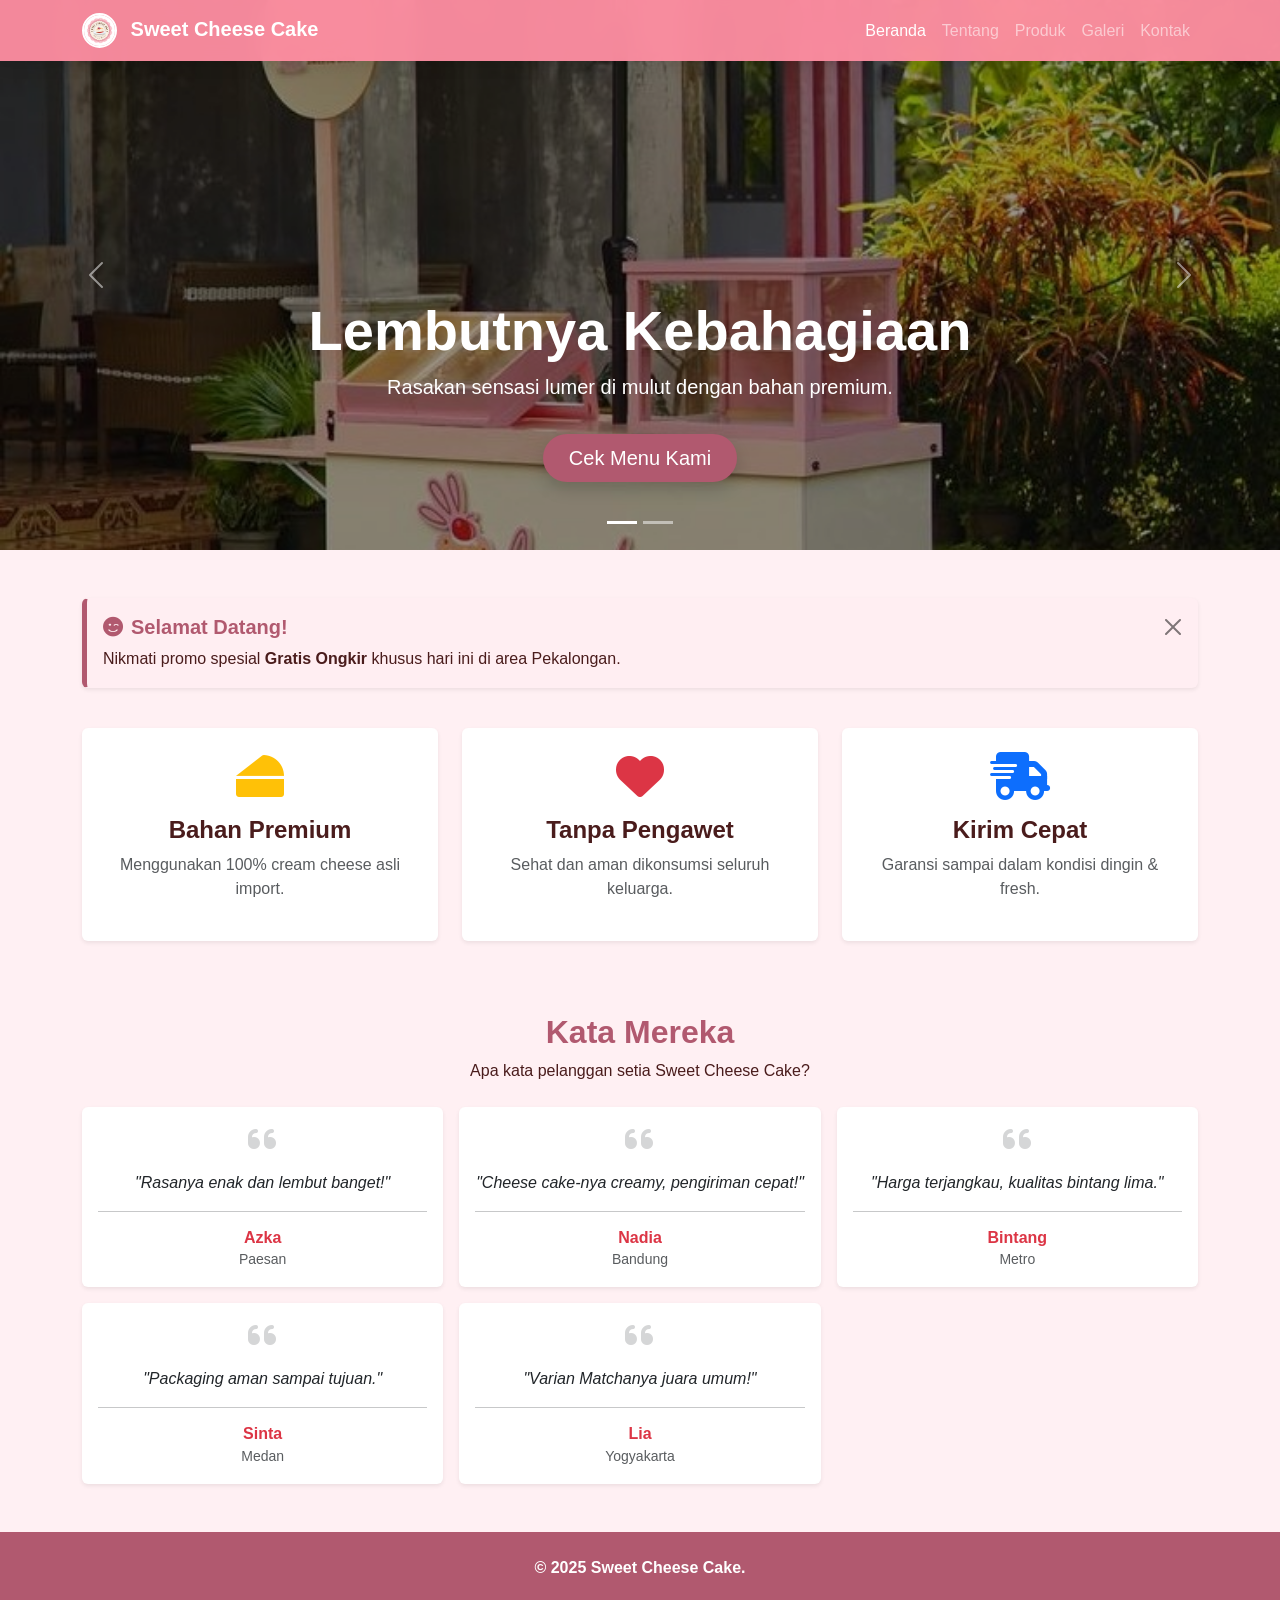
<file: Index.html>
<!DOCTYPE html> 
<html lang="id">
<head>
  <meta charset="UTF-8" />
  <meta name="viewport" content="width=device-width, initial-scale=1.0" />
  <title>Beranda - Sweet Cheese Cake</title>
  <link href="https://cdn.jsdelivr.net/npm/bootstrap@5.3.0/dist/css/bootstrap.min.css" rel="stylesheet">
  <link rel="icon" href="images/icon.png" type="image/png">
  <link rel="stylesheet" href="https://cdnjs.cloudflare.com/ajax/libs/font-awesome/6.0.0/css/all.min.css">
  <link rel="stylesheet" href="style.css" />
</head>

<body>
  <nav class="navbar navbar-expand-lg navbar-dark navbar-custom fixed-top">
    <div class="container">
      <a class="navbar-brand fw-bold" href="#">
        <img src="images/logo_produk.jpg" alt="Logo" width="35" height="35" class="rounded-circle me-2 border border-2 border-white">
        Sweet Cheese Cake
      </a>
      <button class="navbar-toggler" type="button" data-bs-toggle="collapse" data-bs-target="#navbarNav">
        <span class="navbar-toggler-icon"></span>
      </button>
      <div class="collapse navbar-collapse" id="navbarNav">
        <ul class="navbar-nav ms-auto">
          <li class="nav-item"><a class="nav-link active" href="index.html">Beranda</a></li>
          <li class="nav-item"><a class="nav-link" href="tentang.html">Tentang</a></li>
          <li class="nav-item"><a class="nav-link" href="produk.html">Produk</a></li>
          <li class="nav-item"><a class="nav-link" href="galeri.html">Galeri</a></li>
          <li class="nav-item"><a class="nav-link" href="kontak.html">Kontak</a></li>
        </ul>
      </div>
    </div>
  </nav>

  <header id="heroCarousel" class="carousel slide" data-bs-ride="carousel">
    <div class="carousel-indicators">
      <button type="button" data-bs-target="#heroCarousel" data-bs-slide-to="0" class="active"></button>
      <button type="button" data-bs-target="#heroCarousel" data-bs-slide-to="1"></button>
    </div>
    <div class="carousel-inner">
      <div class="carousel-item active">
        <div style="background: rgba(0,0,0,0.4); position: absolute; width: 100%; height: 100%;"></div>
        <img src="images/galeri4.jpg" class="d-block w-100" style="height: 550px; object-fit: cover;" alt="Banner 1">
        <div class="carousel-caption d-none d-md-block pb-5">
          <h1 class="display-4 fw-bold text-shadow">Lembutnya Kebahagiaan</h1>
          <p class="lead">Rasakan sensasi lumer di mulut dengan bahan premium.</p>
          <a href="produk.html" class="btn btn-custom btn-lg mt-3 shadow">Cek Menu Kami</a>
        </div>
      </div>
      <div class="carousel-item">
        <div style="background: rgba(0,0,0,0.4); position: absolute; width: 100%; height: 100%;"></div>
        <img src="images/galeri1.jpg" class="d-block w-100" style="height: 550px; object-fit: cover;" alt="Banner 2">
        <div class="carousel-caption d-none d-md-block pb-5">
          <h1 class="display-4 fw-bold text-shadow">100% Homemade</h1>
          <p class="lead">Dibuat fresh setiap hari dengan penuh cinta.</p>
        </div>
      </div>
    </div>
    <button class="carousel-control-prev" type="button" data-bs-target="#heroCarousel" data-bs-slide="prev">
      <span class="carousel-control-prev-icon"></span>
    </button>
    <button class="carousel-control-next" type="button" data-bs-target="#heroCarousel" data-bs-slide="next">
      <span class="carousel-control-next-icon"></span>
    </button>
  </header>

  <main class="container my-5">
    
    <div class="alert alert-dismissible fade show shadow-sm" role="alert" style="background-color: #ffeef2; border-left: 5px solid #b1596f;">
        <h5 class="alert-heading fw-bold" style="color: #b1596f;"><i class="fas fa-smile-wink me-2"></i>Selamat Datang!</h5>
        <p class="mb-0">Nikmati promo spesial <strong>Gratis Ongkir</strong> khusus hari ini di area Pekalongan.</p>
        <button type="button" class="btn-close" data-bs-dismiss="alert" aria-label="Close"></button>
    </div>

    <section class="keunggulan py-4 text-center">
      <div class="row g-4">
        <div class="col-md-4">
          <div class="p-4 bg-white rounded shadow-sm h-100 feature-box">
            <i class="fas fa-cheese fa-3x mb-3 text-warning"></i>
            <h4 class="fw-bold">Bahan Premium</h4>
            <p class="text-muted">Menggunakan 100% cream cheese asli import.</p>
          </div>
        </div>
        <div class="col-md-4">
          <div class="p-4 bg-white rounded shadow-sm h-100 feature-box">
            <i class="fas fa-heart fa-3x mb-3 text-danger"></i>
            <h4 class="fw-bold">Tanpa Pengawet</h4>
            <p class="text-muted">Sehat dan aman dikonsumsi seluruh keluarga.</p>
          </div>
        </div>
        <div class="col-md-4">
          <div class="p-4 bg-white rounded shadow-sm h-100 feature-box">
            <i class="fas fa-shipping-fast fa-3x mb-3 text-primary"></i>
            <h4 class="fw-bold">Kirim Cepat</h4>
            <p class="text-muted">Garansi sampai dalam kondisi dingin & fresh.</p>
          </div>
        </div>
      </div>
    </section>

    <section class="testimoni mt-5">
      <div class="text-center mb-4">
        <h2 class="fw-bold" style="color: #b1596f;">Kata Mereka</h2>
        <p>Apa kata pelanggan setia Sweet Cheese Cake?</p>
      </div>
      
      <div id="daftar-testimoni" class="row g-3">
          </div>
    </section>
  </main>

  <footer class="bg-pink text-white text-center py-4 mt-5" style="background-color: #b1596f;">
    <div class="container">
      <p class="mb-0 fw-bold">&copy; 2025 Sweet Cheese Cake.</p>
    </div>
  </footer>

  <script src="https://code.jquery.com/jquery-3.6.0.min.js"></script>
  <script src="https://cdn.jsdelivr.net/npm/bootstrap@5.3.0/dist/js/bootstrap.bundle.min.js"></script>

  <script>

    let testimoni = [
      { nama: "Azka", asal: "Paesan", isi: "Rasanya enak dan lembut banget!" },
      { nama: "Nadia", asal: "Bandung", isi: "Cheese cake-nya creamy, pengiriman cepat!" },
      { nama: "Bintang", asal: "Metro", isi: "Harga terjangkau, kualitas bintang lima." },
      { nama: "Sinta", asal: "Medan", isi: "Packaging aman sampai tujuan." },
      { nama: "Lia", asal: "Yogyakarta", isi: "Varian Matchanya juara umum!" }
    ];

    $(document).ready(function(){
        
        let container = $("#daftar-testimoni");
        
        testimoni.forEach(function(item) {
            let cardHtml = `
              <div class="col-md-4 col-sm-6">
                <div class="card h-100 card-testimoni border-0 shadow-sm">
                  <div class="card-body text-center">
                    <i class="fas fa-quote-left fa-2x text-muted mb-3 opacity-25"></i>
                    <p class="card-text fst-italic">"${item.isi}"</p>
                    <hr>
                    <h6 class="fw-bold mb-0 text-danger">${item.nama}</h6>
                    <small class="text-muted">${item.asal}</small>
                  </div>
                </div>
              </div>
            `;
            container.append(cardHtml);
        });

        // JQUERY EVENT 2: Navbar Change on Scroll
        $(window).scroll(function(){
            if ($(this).scrollTop() > 50) {
                $('.navbar-custom').addClass('shadow');
            } else {
                $('.navbar-custom').removeClass('shadow');
            }
        });

        // JQUERY EVENT 3: Hover Effect pada Feature Box
        $('.feature-box').hover(
            function() { $(this).addClass('bg-light border border-danger'); }, 
            function() { $(this).removeClass('bg-light border border-danger'); } 
        );

    });
  </script>
</body>
</html>
</file>
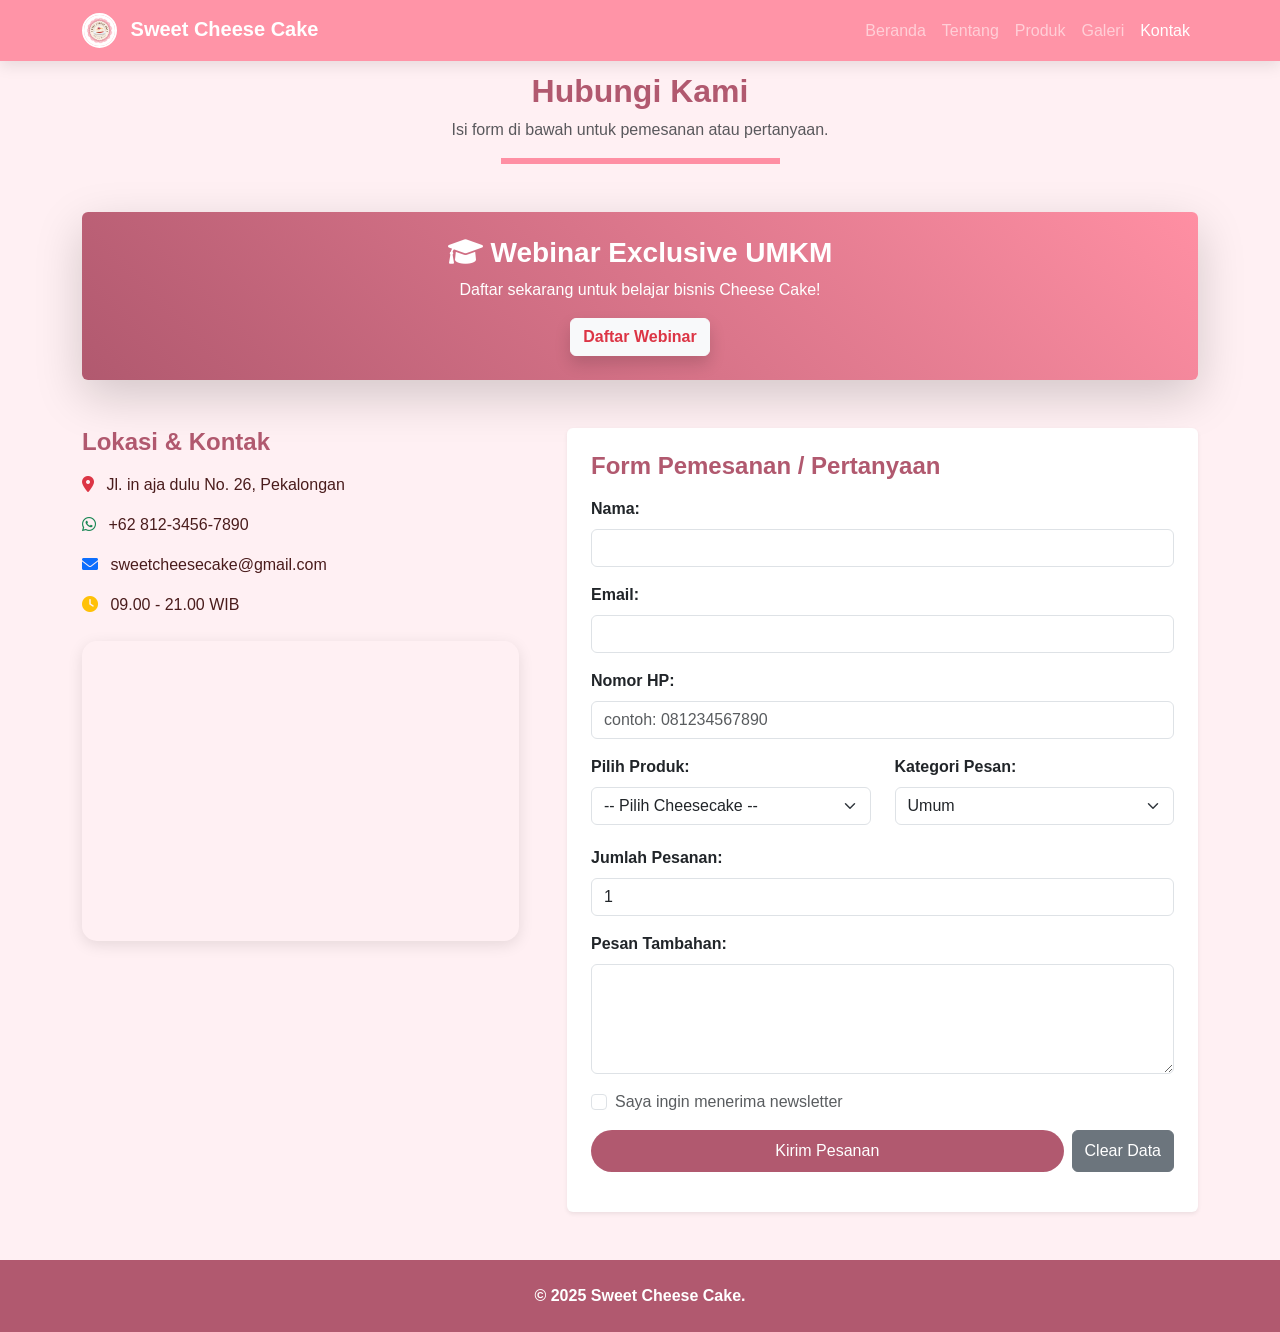
<file: kontak.html>
<!DOCTYPE html>
<html lang="id">
<head>
  <meta charset="UTF-8" />
  <meta name="viewport" content="width=device-width, initial-scale=1.0" />
  <title>Kontak - Sweet Cheese Cake</title>
  <link href="https://cdn.jsdelivr.net/npm/bootstrap@5.3.0/dist/css/bootstrap.min.css" rel="stylesheet">
  <link rel="icon" href="images/icon.png" type="image/png">
  <link rel="stylesheet" href="https://cdnjs.cloudflare.com/ajax/libs/font-awesome/6.0.0/css/all.min.css">
  <link rel="stylesheet" href="style.css" />
  
  <style>
    .error-text {
        color: #dc3545;
        font-size: 0.85em;
        margin-top: 5px;
        display: block; 
    }
    
    .map-container iframe {
        border-radius: 15px;
        box-shadow: 0 4px 15px rgba(0,0,0,0.1);
    }
  </style>
</head>

<body>
  <nav class="navbar navbar-expand-lg navbar-dark navbar-custom fixed-top">
    <div class="container">
      <a class="navbar-brand fw-bold" href="#">
        <img src="images/logo_produk.jpg" alt="Logo" width="35" height="35" class="rounded-circle me-2 border border-2 border-white">
        Sweet Cheese Cake
      </a>
      <button class="navbar-toggler" type="button" data-bs-toggle="collapse" data-bs-target="#navbarNav">
        <span class="navbar-toggler-icon"></span>
      </button>
      <div class="collapse navbar-collapse" id="navbarNav">
        <ul class="navbar-nav ms-auto">
          <li class="nav-item"><a class="nav-link" href="index.html">Beranda</a></li>
          <li class="nav-item"><a class="nav-link" href="tentang.html">Tentang</a></li>
          <li class="nav-item"><a class="nav-link" href="produk.html">Produk</a></li>
          <li class="nav-item"><a class="nav-link" href="galeri.html">Galeri</a></li>
          <li class="nav-item"><a class="nav-link active" href="kontak.html">Kontak</a></li>
        </ul>
      </div>
    </div>
  </nav>

  <main class="container my-5 pt-4">
    <div class="text-center mb-5">
      <h2 class="fw-bold" style="color: #b1596f;">Hubungi Kami</h2>
      <p class="text-muted">Isi form di bawah untuk pemesanan atau pertanyaan.</p>
      <hr class="w-25 mx-auto" style="border: 3px solid #ff8fa3; opacity: 1;">
    </div>

    <div class="card bg-pink text-white border-0 shadow-lg mb-5 overflow-hidden" style="background: linear-gradient(45deg, #b1596f, #ff8fa3);">
        <div class="card-body p-4 text-center position-relative">
            <h3 class="fw-bold"><i class="fas fa-graduation-cap me-2"></i>Webinar Exclusive UMKM</h3>
            <p class="mb-3">Daftar sekarang untuk belajar bisnis Cheese Cake!</p>
            <button id="openWebinarBtn" class="btn btn-light text-danger fw-bold shadow" data-bs-toggle="modal" data-bs-target="#webinarModal">
                Daftar Webinar
            </button>
        </div>
    </div>

    <div class="row g-5">
        <div class="col-md-5">
            <h4 class="fw-bold mb-3" style="color: #b1596f;">Lokasi & Kontak</h4>
            <ul class="list-unstyled mb-4">
                <li class="mb-3"><i class="fas fa-map-marker-alt me-2 text-danger"></i> Jl. in aja dulu No. 26, Pekalongan</li>
                <li class="mb-3"><i class="fab fa-whatsapp me-2 text-success"></i> +62 812-3456-7890</li>
                <li class="mb-3"><i class="fas fa-envelope me-2 text-primary"></i> sweetcheesecake@gmail.com</li>
                <li class="mb-3"><i class="fas fa-clock me-2 text-warning"></i> 09.00 - 21.00 WIB</li>
            </ul>

            <div class="map-container">
                <iframe 
                    src="https://www.google.com/maps/embed?pb=137blablablabla.225...etc" 
                    width="100%" height="300" style="border:0;" 
                    allowfullscreen="" loading="lazy">
                </iframe>
            </div>
        </div>

        <div class="col-md-7">
            <div class="card border-0 shadow-sm h-100">
                <div class="card-body p-4">
                    <h4 class="fw-bold mb-3" style="color: #b1596f;">Form Pemesanan / Pertanyaan</h4>
                    
                    <form id="formKontak" action="#" method="post">
                        
                        <div class="mb-3">
                            <label for="nama" class="form-label fw-bold">Nama:</label>
                            <input type="text" id="nama" name="nama" class="form-control" required />
                            <span class="error-text" id="errorNama"></span>
                        </div>

                        <div class="mb-3">
                            <label for="email" class="form-label fw-bold">Email:</label>
                            <input type="email" id="email" name="email" class="form-control" required />
                            <span class="error-text" id="errorEmail"></span>
                        </div>

                        <div class="mb-3">
                            <label for="hp" class="form-label fw-bold">Nomor HP:</label>
                            <input type="text" id="hp" name="hp" class="form-control" placeholder="contoh: 081234567890" required />
                            <span class="error-text" id="errorNomor"></span>
                        </div>

                        <div class="row">
                            <div class="col-md-6 mb-3">
                                <label for="produk" class="form-label fw-bold">Pilih Produk:</label>
                                <select id="produk" name="produk" class="form-select" required>
                                  <option value="">-- Pilih Cheesecake --</option>
                                  <option value="Chocolate Cheesecake">Chocolate Cheesecake</option>
                                  <option value="Strawberry Cheesecake">Strawberry Cheesecake</option>
                                  <option value="Matcha Cheesecake">Matcha Cheesecake</option>
                                  <option value="Lotus Cheesecake">Lotus Cheesecake</option>
                                  <option value="Original Cheesecake">Original Cheesecake</option>
                                </select>
                                <span class="error-text" id="errorProduk"></span>
                            </div>

                            <div class="col-md-6 mb-3">
                                <label for="kategori" class="form-label fw-bold">Kategori Pesan:</label>
                                <select id="kategori" name="kategori" class="form-select">
                                  <option value="Umum">Umum</option>
                                  <option value="Produk">Produk</option>
                                  <option value="Kerja Sama">Kerja Sama</option>
                                </select>
                                <span class="error-text" id="errorKategori"></span>
                            </div>
                        </div>

                        <div class="mb-3">
                            <label for="jumlah" class="form-label fw-bold">Jumlah Pesanan:</label>
                            <input type="number" id="jumlah" name="jumlah" class="form-control" min="1" value="1" required />
                            <span class="error-text" id="errorJumlah"></span>
                        </div>

                        <div class="mb-3">
                            <label for="pesan" class="form-label fw-bold">Pesan Tambahan:</label>
                            <textarea id="pesan" name="pesan" rows="4" class="form-control"></textarea>
                            <span class="error-text" id="errorPesan"></span>
                        </div>

                        <div class="mb-3 form-check">
                          <input type="checkbox" id="langganan" name="langganan" value="ya" class="form-check-input">
                          <label for="langganan" class="form-check-label text-muted">Saya ingin menerima newsletter</label>
                        </div>

                        <div class="d-flex gap-2">
                            <button type="submit" class="btn btn-custom flex-grow-1">Kirim Pesanan</button>
                            <button type="reset" class="btn btn-secondary">Clear Data</button>
                        </div>

                        <p id="errorMsg" class="mt-3 text-center fw-bold text-danger"></p>
                        <p id="successMsg" class="mt-3 text-center fw-bold text-success"></p>

                    </form>
                </div>
            </div>
        </div>
    </div>
  </main>

  <div class="modal fade" id="webinarModal" tabindex="-1">
    <div class="modal-dialog modal-dialog-centered">
      <div class="modal-content">
        <div class="modal-header bg-pink text-white" style="background: #b1596f;">
          <h5 class="modal-title">Form Pendaftaran Webinar</h5>
          <button type="button" class="btn-close btn-close-white" data-bs-dismiss="modal"></button>
        </div>
        <div class="modal-body">
          <form id="formWebinar" novalidate>
            <div class="mb-3">
              <label for="wNama" class="form-label">Nama Lengkap:</label>
              <input type="text" id="wNama" class="form-control" required />
              <div id="errorWNama" class="error-text"></div>
            </div>
            <div class="mb-3">
              <label for="wEmail" class="form-label">Email:</label>
              <input type="email" id="wEmail" class="form-control" required />
              <div id="errorWEmail" class="error-text"></div>
            </div>
            <div class="mb-3">
              <label for="wHp" class="form-label">No HP:</label>
              <input type="text" id="wHp" class="form-control" required />
              <div id="errorWHp" class="error-text"></div>
            </div>
            <div class="mb-3">
              <label for="wTopik" class="form-label">Pilihan Topik:</label>
              <select id="wTopik" class="form-select" required>
                <option value="">-- Pilih Topik --</option>
                <option value="cara-pemesanan">Cara Pemesanan & Custom</option>
                <option value="strategi-promo">Strategi Promosi Produk</option>
                <option value="resep-keamanan">Resep & Keamanan Makanan</option>
                <option value="kemitraan">Peluang Kemitraan</option>
              </select>
              <div id="errorWTopik" class="error-text"></div>
            </div>
            <div class="mb-3 form-check">
              <input type="checkbox" id="wAgree" class="form-check-input" />
              <label for="wAgree" class="form-check-label">Saya menyetujui syarat & ketentuan</label>
              <div id="errorWAgree" class="error-text"></div>
            </div>
            <button type="submit" class="btn btn-custom w-100">Daftar</button>
            <div id="wFormGlobal" class="text-center mt-2 fw-bold"></div>
          </form>
        </div>
      </div>
    </div>
  </div>

  <footer class="bg-pink text-white text-center py-4 mt-5" style="background-color: #b1596f;">
    <p class="mb-0 fw-bold">&copy; 2025 Sweet Cheese Cake.</p>
  </footer>

  <script src="https://code.jquery.com/jquery-3.6.0.min.js"></script>
  <script src="https://cdn.jsdelivr.net/npm/bootstrap@5.3.0/dist/js/bootstrap.bundle.min.js"></script>

  <script>
    document.addEventListener("DOMContentLoaded", function () {
        
        // === 1. VALIDASI FORM KONTAK UTAMA (Sesuai File Lama: form.js) ===
        const formKontak = document.getElementById("formKontak");
        
        if (formKontak) {
            
            // Validasi Realtime Nama
            const namaInput = document.getElementById("nama");
            namaInput.addEventListener("blur", function () {
                const errorNama = document.getElementById("errorNama");
                if (this.value.trim() === "") {
                    errorNama.textContent = "Nama wajib diisi.";
                } else {
                    errorNama.textContent = "";
                }
            });

            // Validasi Realtime Pesan (Min 10 Karakter)
            const pesanInput = document.getElementById("pesan");
            pesanInput.addEventListener("input", function () {
                const errorPesan = document.getElementById("errorPesan");
                if (this.value.trim().length < 10) {
                    errorPesan.textContent = "Pesan minimal 10 karakter.";
                } else {
                    errorPesan.textContent = "";
                }
            });

            // Validasi Saat Submit
            formKontak.addEventListener("submit", function (event) {
                event.preventDefault();
                let valid = true;

                // Cek Nama
                const nama = document.getElementById("nama");
                if (nama.value.trim() === "") {
                    document.getElementById("errorNama").textContent = "Nama wajib diisi.";
                    valid = false;
                }

                // Cek Email (Harus @gmail.com)
                const email = document.getElementById("email");
                const emailPattern = /^[^ ]+@gmail\.com$/i;
                if (!emailPattern.test(email.value)) {
                    document.getElementById("errorEmail").textContent = "Email harus @gmail.com";
                    valid = false;
                } else {
                    document.getElementById("errorEmail").textContent = "";
                }

                // Cek Pesan
                const pesan = document.getElementById("pesan");
                if (pesan.value.trim().length < 10) {
                    document.getElementById("errorPesan").textContent = "Pesan terlalu pendek.";
                    valid = false;
                }

                // Cek Kategori
                const kategori = document.getElementById("kategori");
                if(kategori.value === ""){
                     document.getElementById("errorKategori").textContent = "Pilih kategori dulu.";
                     valid = false;
                }

                // Jika Valid
                if (valid) {
                    const produkDipilih = document.getElementById("produk").value;
                    const msg = `Halo, saya ${nama.value}. Saya ingin memesan ${produkDipilih}. Detail: ${pesan.value}`;
                    
                    document.getElementById("successMsg").textContent = "Data valid! Pesanan diproses.";
                    alert(msg);
                    formKontak.reset();
                } else {
                    document.getElementById("successMsg").textContent = "";
                }
            });

            // Cek Checkbox Newsletter
            const langganan = document.getElementById("langganan");
            langganan.addEventListener("change", function(){
                if(this.checked) alert("Terima kasih telah berlangganan newsletter!");
            });
        }


        // === 2. VALIDASI FORM WEBINAR ===
        const formWeb = document.getElementById('formWebinar');
        const wNama = document.getElementById('wNama');
        const wEmail = document.getElementById('wEmail');
        const wHp = document.getElementById('wHp');
        const wTopik = document.getElementById('wTopik');
        const wAgree = document.getElementById('wAgree');
        const globalMsg = document.getElementById('wFormGlobal');

        function showError(id, msg) { document.getElementById(id).textContent = msg; }
        function clearError(id) { document.getElementById(id).textContent = ''; }

        // Validasi Email 
        wEmail.addEventListener('input', function() {
            const val = this.value.trim();
            const domain = val.split('@').pop().toLowerCase();
            if (domain === 'yahoo.com') {
                showError('errorWEmail', 'Mohon gunakan email selain yahoo.com.');
            } else {
                clearError('errorWEmail');
            }
        });

        formWeb.addEventListener('submit', function (e) {
            e.preventDefault();
            let isValid = true;

            if (wNama.value.length < 3) { showError('errorWNama', 'Nama min 3 huruf'); isValid = false; }
            if (!/^[0-9]+$/.test(wHp.value)) { showError('errorWHp', 'HP harus angka'); isValid = false; }
            if (wTopik.value === '') { showError('errorWTopik', 'Pilih topik'); isValid = false; }
            if (!wAgree.checked) { showError('errorWAgree', 'Wajib setuju'); isValid = false; }

            if (isValid) {
                globalMsg.style.color = 'green';
                globalMsg.textContent = '✅ Pendaftaran Berhasil!';
                setTimeout(() => {
                    var modal = bootstrap.Modal.getInstance(document.getElementById('webinarModal'));
                    modal.hide();
                    formWeb.reset();
                    globalMsg.textContent = '';
                }, 1500);
            } else {
                globalMsg.style.color = 'red';
                globalMsg.textContent = '⚠️ Cek kembali data Anda.';
            }
        });

    });
  </script>
</body>
</html>
</file>
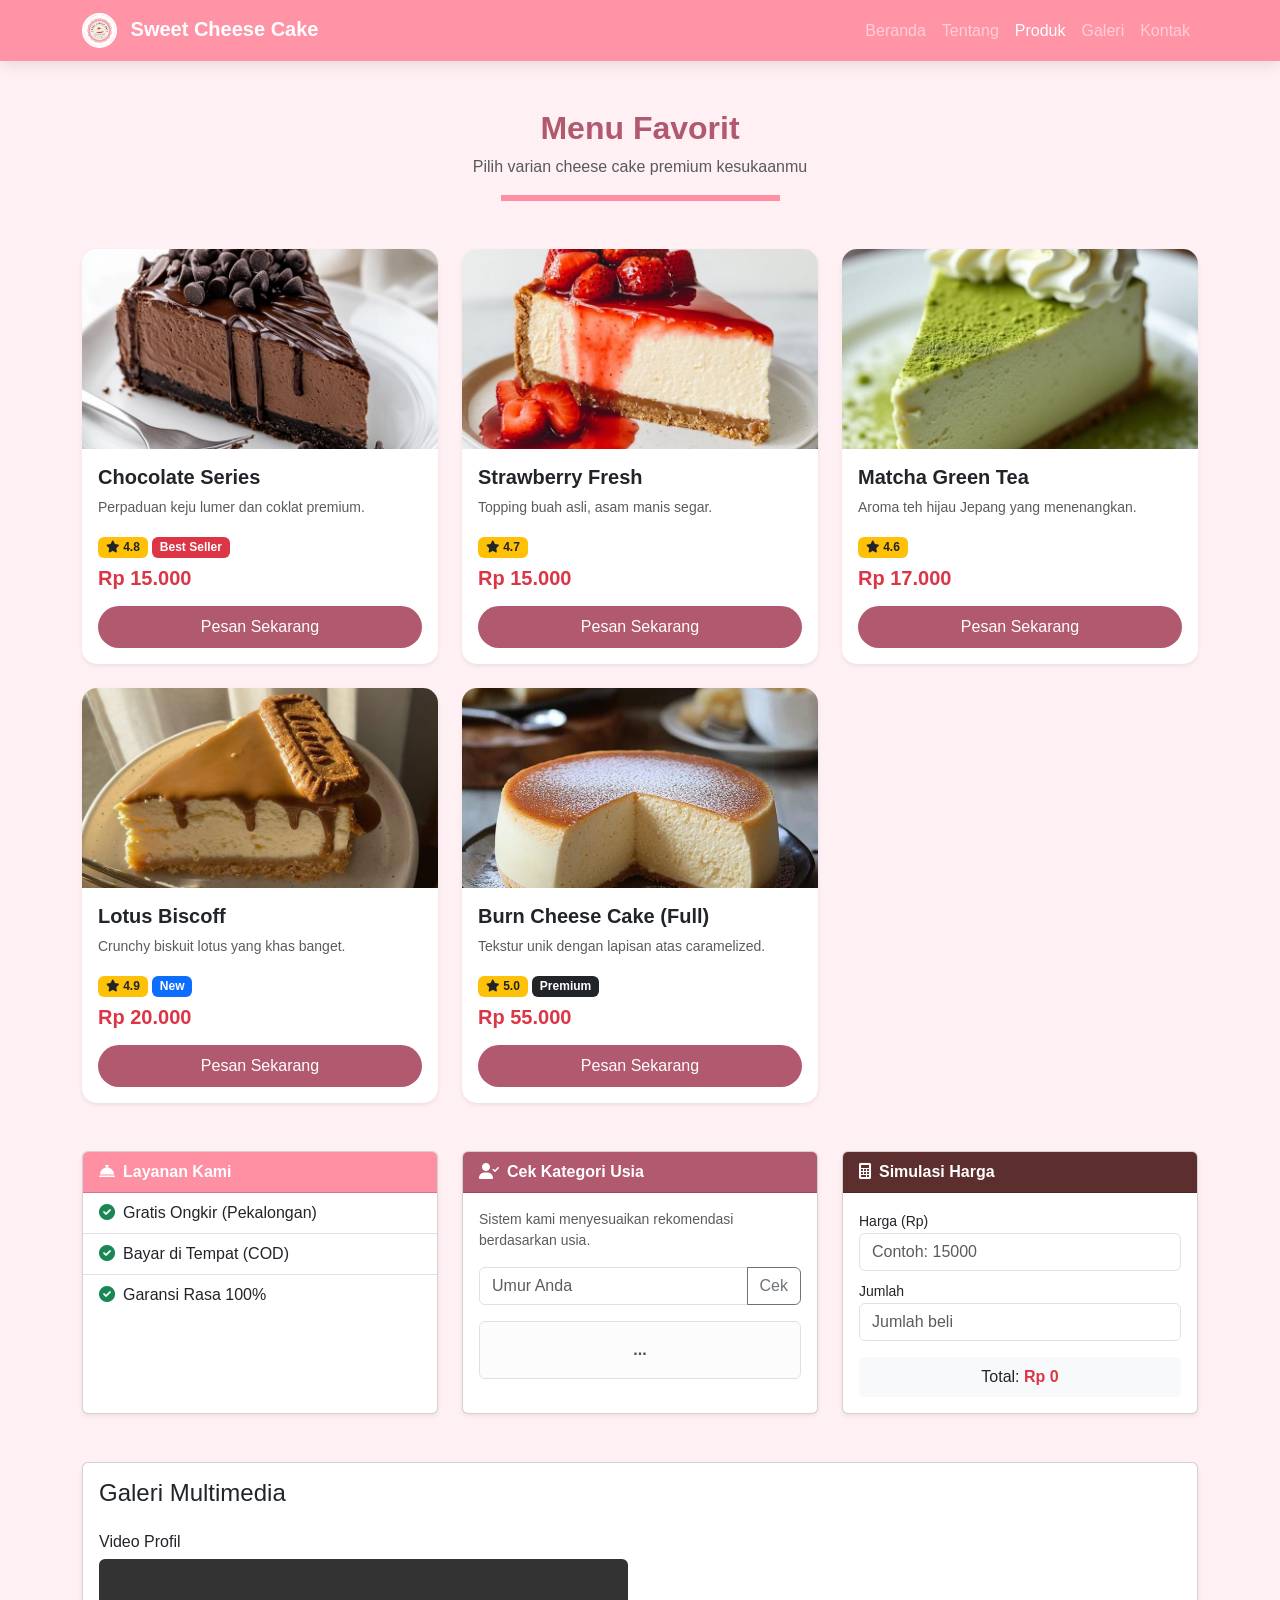
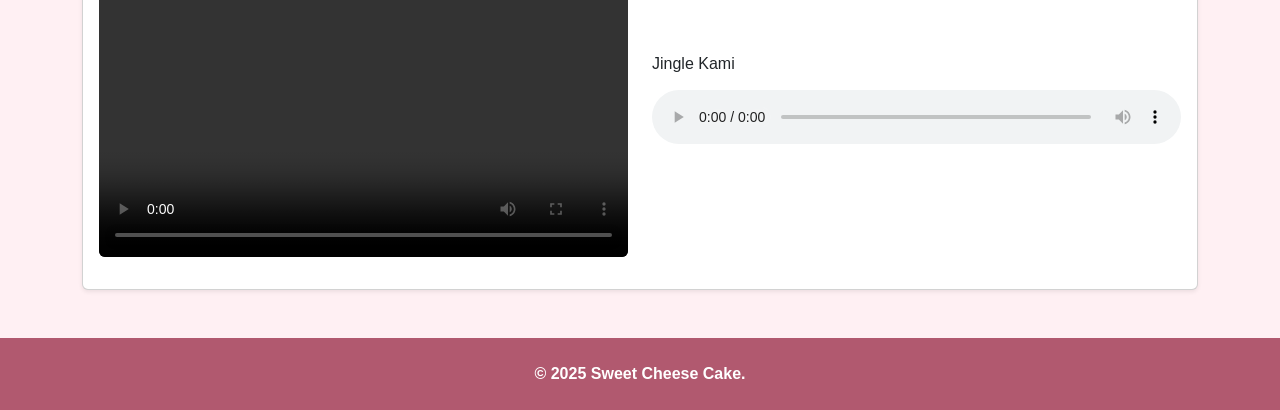
<file: produk.html>
<!DOCTYPE html>
<html lang="id">
<head>
  <meta charset="UTF-8">
  <meta name="viewport" content="width=device-width, initial-scale=1.0">
  <title>Produk - Sweet Cheese Cake</title>
  <link href="https://cdn.jsdelivr.net/npm/bootstrap@5.3.0/dist/css/bootstrap.min.css" rel="stylesheet">
  <link rel="icon" href="images/icon.png" type="image/png">
  <link rel="stylesheet" href="https://cdnjs.cloudflare.com/ajax/libs/font-awesome/6.0.0/css/all.min.css">
  <link rel="stylesheet" href="style.css">
</head>
<body>

  <nav class="navbar navbar-expand-lg navbar-dark navbar-custom sticky-top">
    <div class="container">
      <a class="navbar-brand fw-bold" href="#">
        <img src="images/logo_produk.jpg" alt="Logo" width="35" height="35" class="rounded-circle me-2 border border-2 border-white">
        Sweet Cheese Cake
      </a>
      <button class="navbar-toggler" type="button" data-bs-toggle="collapse" data-bs-target="#navbarNav">
        <span class="navbar-toggler-icon"></span>
      </button>
      <div class="collapse navbar-collapse" id="navbarNav">
        <ul class="navbar-nav ms-auto">
          <li class="nav-item"><a class="nav-link" href="index.html">Beranda</a></li>
          <li class="nav-item"><a class="nav-link" href="tentang.html">Tentang</a></li>
          <li class="nav-item"><a class="nav-link active" href="produk.html">Produk</a></li>
          <li class="nav-item"><a class="nav-link" href="galeri.html">Galeri</a></li>
          <li class="nav-item"><a class="nav-link" href="kontak.html">Kontak</a></li>
        </ul>
      </div>
    </div>
  </nav>

  <main class="container my-5">
    <div class="text-center mb-5">
      <h2 class="fw-bold" style="color: #b1596f;">Menu Favorit</h2>
      <p class="text-muted">Pilih varian cheese cake premium kesukaanmu</p>
      <hr class="w-25 mx-auto" style="border: 3px solid #ff8fa3; opacity: 1;">
    </div>

    <div class="row g-4 mb-5">
      
      <div class="col-md-4 col-sm-6">
        <div class="card card-product h-100 shadow-sm">
          <img src="images/produk-0.jpg" class="card-img-top" alt="Chocolate">
          <div class="card-body d-flex flex-column">
            <h5 class="card-title fw-bold">Chocolate Series</h5>
            <p class="card-text small text-muted">Perpaduan keju lumer dan coklat premium.</p>
            <div class="mb-2">
               <span class="badge bg-warning text-dark"><i class="fas fa-star"></i> 4.8</span>
               <span class="badge bg-danger">Best Seller</span>
            </div>
            <h5 class="text-danger fw-bold mt-auto">Rp 15.000</h5>
            <button class="btn btn-custom w-100 mt-2 btn-beli" data-produk="Chocolate Series">Pesan Sekarang</button>
          </div>
        </div>
      </div>

      <div class="col-md-4 col-sm-6">
        <div class="card card-product h-100 shadow-sm">
          <img src="images/produk-1.jpg" class="card-img-top" alt="Strawberry">
          <div class="card-body d-flex flex-column">
            <h5 class="card-title fw-bold">Strawberry Fresh</h5>
            <p class="card-text small text-muted">Topping buah asli, asam manis segar.</p>
            <div class="mb-2">
               <span class="badge bg-warning text-dark"><i class="fas fa-star"></i> 4.7</span>
            </div>
            <h5 class="text-danger fw-bold mt-auto">Rp 15.000</h5>
            <button class="btn btn-custom w-100 mt-2 btn-beli" data-produk="Strawberry Fresh">Pesan Sekarang</button>
          </div>
        </div>
      </div>

      <div class="col-md-4 col-sm-6">
        <div class="card card-product h-100 shadow-sm">
          <img src="images/produk-2.jpg" class="card-img-top" alt="Matcha">
          <div class="card-body d-flex flex-column">
            <h5 class="card-title fw-bold">Matcha Green Tea</h5>
            <p class="card-text small text-muted">Aroma teh hijau Jepang yang menenangkan.</p>
            <div class="mb-2">
               <span class="badge bg-warning text-dark"><i class="fas fa-star"></i> 4.6</span>
            </div>
            <h5 class="text-danger fw-bold mt-auto">Rp 17.000</h5>
            <button class="btn btn-custom w-100 mt-2 btn-beli" data-produk="Matcha Green Tea">Pesan Sekarang</button>
          </div>
        </div>
      </div>

      <div class="col-md-4 col-sm-6">
        <div class="card card-product h-100 shadow-sm">
          <img src="images/produk-3.jpg" class="card-img-top" alt="Lotus">
          <div class="card-body d-flex flex-column">
            <h5 class="card-title fw-bold">Lotus Biscoff</h5>
            <p class="card-text small text-muted">Crunchy biskuit lotus yang khas banget.</p>
            <div class="mb-2">
               <span class="badge bg-warning text-dark"><i class="fas fa-star"></i> 4.9</span>
               <span class="badge bg-primary">New</span>
            </div>
            <h5 class="text-danger fw-bold mt-auto">Rp 20.000</h5>
            <button class="btn btn-custom w-100 mt-2 btn-beli" data-produk="Lotus Biscoff">Pesan Sekarang</button>
          </div>
        </div>
      </div>

      <div class="col-md-4 col-sm-6">
        <div class="card card-product h-100 shadow-sm border-warning">
          <img src="images/produk-4.jpg" class="card-img-top" alt="Burn Cheese">
          <div class="card-body d-flex flex-column">
            <h5 class="card-title fw-bold">Burn Cheese Cake (Full)</h5>
            <p class="card-text small text-muted">Tekstur unik dengan lapisan atas caramelized.</p>
            <div class="mb-2">
               <span class="badge bg-warning text-dark"><i class="fas fa-star"></i> 5.0</span>
               <span class="badge bg-dark">Premium</span>
            </div>
            <h5 class="text-danger fw-bold mt-auto">Rp 55.000</h5>
            <button class="btn btn-custom w-100 mt-2 btn-beli" data-produk="Burn Cheese Cake Full">Pesan Sekarang</button>
          </div>
        </div>
      </div>

    </div>

    <div class="row g-4">
        
        <div class="col-md-4">
            <div class="card shadow-sm h-100">
                <div class="card-header bg-pink text-white fw-bold" style="background: #ff8fa3;">
                    <i class="fas fa-concierge-bell me-2"></i>Layanan Kami
                </div>
                <ul class="list-group list-group-flush" id="layanan-list">
                    </ul>
            </div>
        </div>

        <div class="col-md-4">
            <div class="card shadow-sm h-100">
                <div class="card-header text-white fw-bold" style="background: #b1596f;">
                    <i class="fas fa-user-check me-2"></i>Cek Kategori Usia
                </div>
                <div class="card-body">
                    <p class="small text-muted">Sistem kami menyesuaikan rekomendasi berdasarkan usia.</p>
                    <div class="input-group mb-3">
                        <input type="number" id="usia" class="form-control" placeholder="Umur Anda">
                        <button class="btn btn-outline-secondary" onclick="cekUsia()">Cek</button>
                    </div>
                    <div id="hasilUsia" class="alert alert-light border text-center fw-bold">...</div>
                </div>
            </div>
        </div>

        <div class="col-md-4">
            <div class="card shadow-sm h-100">
                <div class="card-header text-white fw-bold" style="background: #5d2e2e;">
                    <i class="fas fa-calculator me-2"></i>Simulasi Harga
                </div>
                <div class="card-body">
                    <div class="mb-2">
                        <label class="small">Harga (Rp)</label>
                        <input type="number" id="harga" class="form-control" placeholder="Contoh: 15000">
                    </div>
                    <div class="mb-2">
                        <label class="small">Jumlah</label>
                        <input type="number" id="jumlahBeli" class="form-control" placeholder="Jumlah beli">
                    </div>
                    <div class="mt-3 p-2 bg-light rounded text-center">
                        Total: <span id="hasilTotal" class="fw-bold text-danger">Rp 0</span>
                    </div>
                </div>
            </div>
        </div>
    </div>

    <div class="card mt-5 shadow-sm mb-5">
        <div class="card-body">
            <h4 class="card-title mb-4">Galeri Multimedia</h4>
            <div class="row align-items-center">
                <div class="col-md-6 mb-3">
                    <h6>Video Profil</h6>
                    <div class="ratio ratio-16x9 rounded overflow-hidden">
                        <video controls>
                            <source src="videos/video-umkm.mp4" type="video/mp4">
                            Browser tidak support video.
                        </video>
                    </div>
                </div>
                <div class="col-md-6">
                    <h6>Jingle Kami</h6>
                    <audio controls class="w-100 mt-2">
                        <source src="audio/cerita-umkm.mp3" type="audio/mpeg">
                    </audio>
                </div>
            </div>
        </div>
    </div>

  </main>

  <footer class="bg-pink text-center py-4 text-white" style="background: #b1596f;">
   <p class="mb-0 fw-bold">&copy; 2025 Sweet Cheese Cake.</p>
  </footer>

  <div class="modal fade" id="infoModal" tabindex="-1">
    <div class="modal-dialog modal-dialog-centered">
      <div class="modal-content">
        <div class="modal-header bg-pink text-white" style="background: #b1596f;">
          <h5 class="modal-title">Pesanan Diterima</h5>
          <button type="button" class="btn-close btn-close-white" data-bs-dismiss="modal"></button>
        </div>
        <div class="modal-body text-center">
          <i class="fas fa-check-circle fa-3x text-success mb-3"></i>
          <p>Produk <strong id="modalNamaProduk" class="text-danger"></strong> berhasil ditambahkan ke keranjang!</p>
          <small class="text-muted">Silahkan lanjut ke menu Kontak untuk checkout.</small>
        </div>
        <div class="modal-footer">
          <button type="button" class="btn btn-secondary" data-bs-dismiss="modal">Tutup</button>
          <a href="kontak.html" class="btn btn-custom">Ke Pembayaran</a>
        </div>
      </div>
    </div>
  </div>

  <script src="https://code.jquery.com/jquery-3.6.0.min.js"></script>
  <script src="https://cdn.jsdelivr.net/npm/bootstrap@5.3.0/dist/js/bootstrap.bundle.min.js"></script>

  <script>
    
    // 1. Array & Loop untuk Layanan
    let layanan = ["Gratis Ongkir (Pekalongan)", "Bayar di Tempat (COD)", "Garansi Rasa 100%"];
    layanan.forEach(function(item) {
        let li = `<li class="list-group-item"><i class="fas fa-check-circle text-success me-2"></i>${item}</li>`;
        $('#layanan-list').append(li);
    });

    // 2. Fungsi Cek Usia
    function cekUsia() {
        let usia = document.getElementById("usia").value;
        let hasil = document.getElementById("hasilUsia");
        
        if (usia === "") {
            hasil.textContent = "Isi umur dulu bro!";
            hasil.className = "alert alert-warning border text-center fw-bold";
            return;
        }
        
        let kategori = "";
        if (usia < 13) kategori = "Anak-anak (Cocok varian Coklat)";
        else if (usia <= 17) kategori = "Remaja (Cocok varian Matcha)";
        else if (usia <= 60) kategori = "Dewasa (Cocok varian Original)";
        else kategori = "Lansia (Less Sugar)";

        hasil.textContent = kategori;
        hasil.className = "alert alert-success border text-center fw-bold";
    }

    // 3. jQuery Events & Kalkulator Realtime
    $(document).ready(function(){
        
        // Event 1: Click Button Beli
        $('.btn-beli').click(function(){
            let namaProduk = $(this).data('produk');
            $('#modalNamaProduk').text(namaProduk);
            $('#infoModal').modal('show');
        });

        // Event 2: Hover pada Card
        $('.card-product').hover(
            function() { $(this).addClass('border-primary shadow-lg'); },
            function() { $(this).removeClass('border-primary shadow-lg'); }
        );

        // Event 3: Kalkulator Realtime
        $('#harga, #jumlahBeli').on('input', function(){
            let harga = parseInt($('#harga').val()) || 0;
            let jumlah = parseInt($('#jumlahBeli').val()) || 0;
            let total = harga * jumlah;
            $('#hasilTotal').text('Rp ' + total.toLocaleString('id-ID'));
        });
    });
  </script>
</body>
</html>
</file>
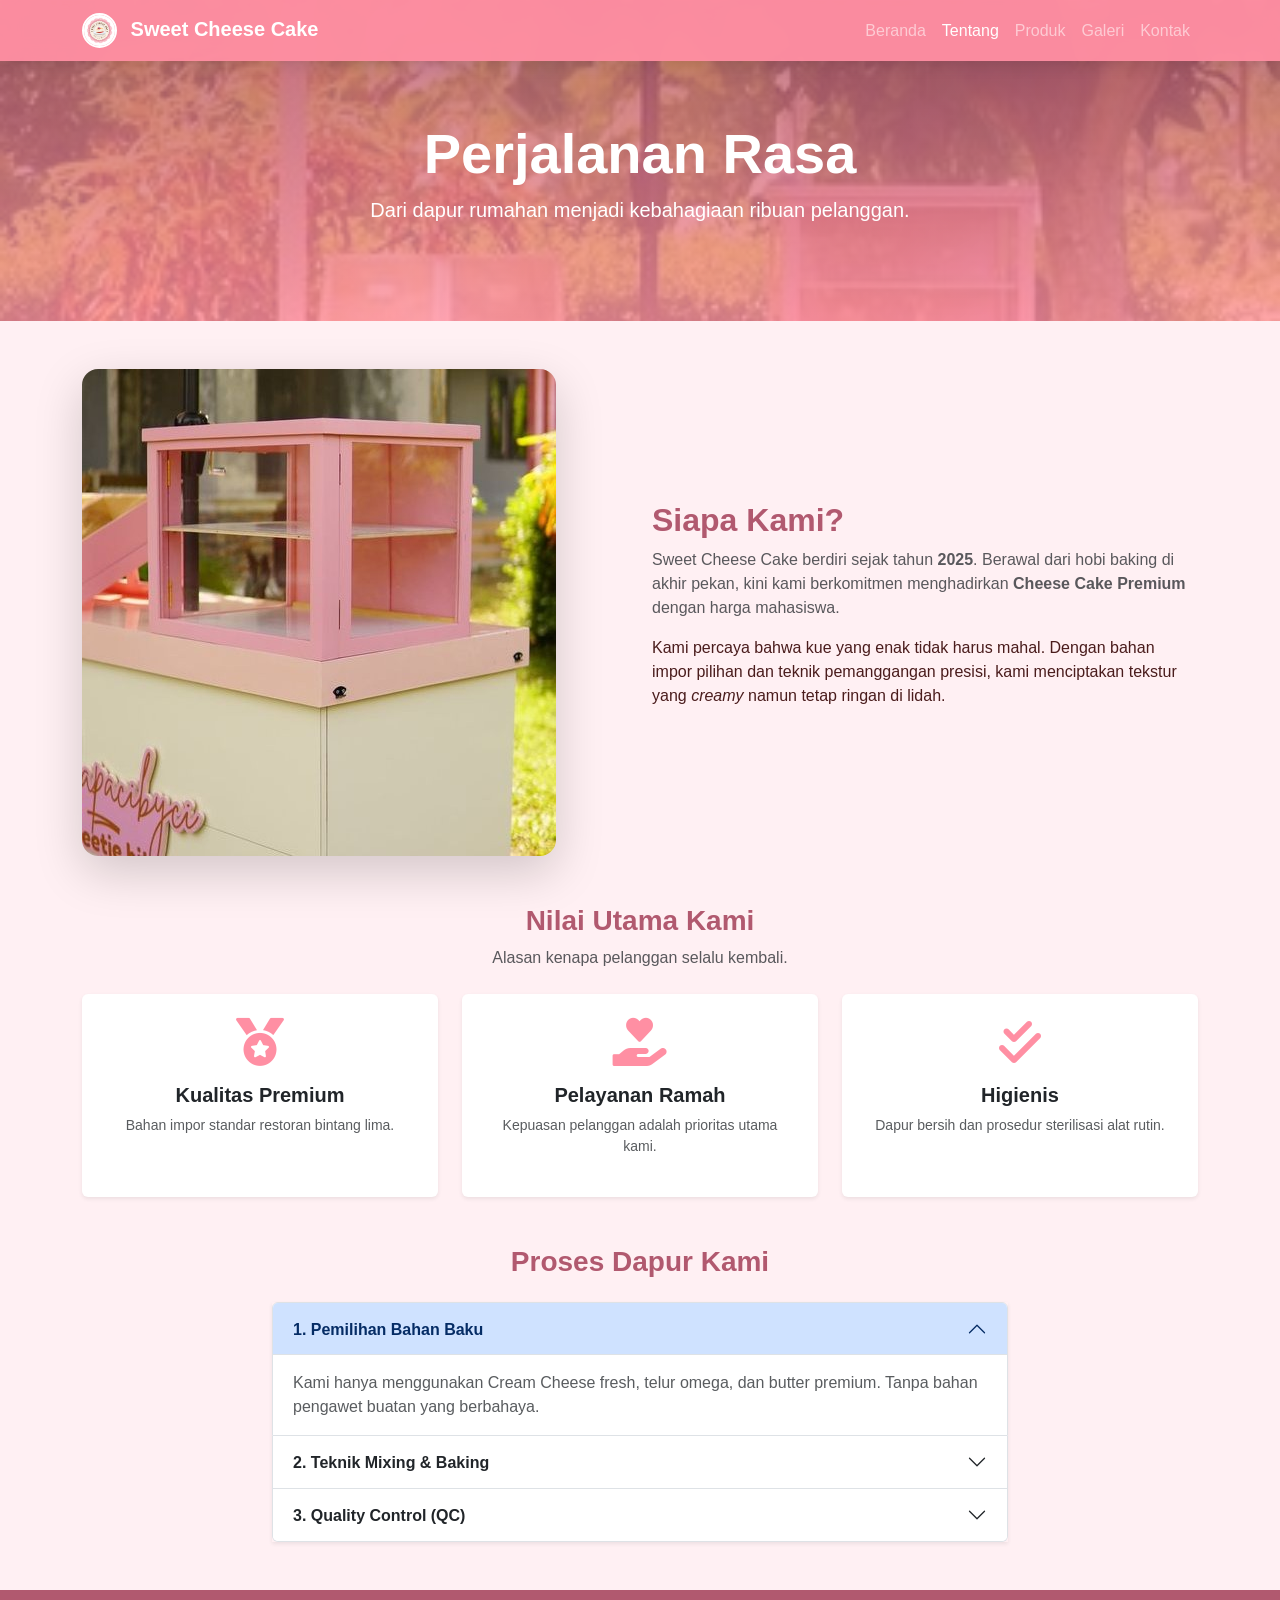
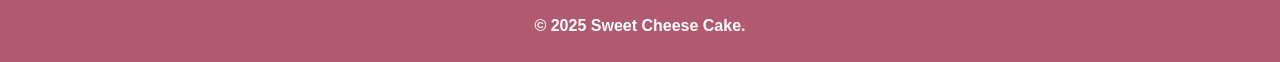
<file: tentang.html>
<!DOCTYPE html>
<html lang="id">
<head>
  <meta charset="UTF-8" />
  <meta name="viewport" content="width=device-width, initial-scale=1.0" />
  <title>Tentang Kami - Sweet Cheese Cake</title>
  <link href="https://cdn.jsdelivr.net/npm/bootstrap@5.3.0/dist/css/bootstrap.min.css" rel="stylesheet">
  <link rel="icon" href="images/icon.png" type="image/png">
  <link rel="stylesheet" href="https://cdnjs.cloudflare.com/ajax/libs/font-awesome/6.0.0/css/all.min.css">
  <link rel="stylesheet" href="style.css" />
</head>

<body>
  <nav class="navbar navbar-expand-lg navbar-dark navbar-custom fixed-top">
    <div class="container">
      <a class="navbar-brand fw-bold" href="#">
        <img src="images/logo_produk.jpg" alt="Logo" width="35" height="35" class="rounded-circle me-2 border border-2 border-white">
        Sweet Cheese Cake
      </a>
      <button class="navbar-toggler" type="button" data-bs-toggle="collapse" data-bs-target="#navbarNav">
        <span class="navbar-toggler-icon"></span>
      </button>
      <div class="collapse navbar-collapse" id="navbarNav">
        <ul class="navbar-nav ms-auto">
          <li class="nav-item"><a class="nav-link" href="index.html">Beranda</a></li>
          <li class="nav-item"><a class="nav-link active" href="tentang.html">Tentang</a></li>
          <li class="nav-item"><a class="nav-link" href="produk.html">Produk</a></li>
          <li class="nav-item"><a class="nav-link" href="galeri.html">Galeri</a></li>
          <li class="nav-item"><a class="nav-link" href="kontak.html">Kontak</a></li>
        </ul>
      </div>
    </div>
  </nav>

  <header class="text-center text-white py-5 mb-5" style="background: linear-gradient(rgba(177, 89, 111, 0.8), rgba(255, 143, 163, 0.8)), url('images/galeri6.jpg'); background-size: cover; background-position: center;">
    <div class="container py-5">
      <h1 class="display-4 fw-bold mt-4">Perjalanan Rasa</h1>
      <p class="lead mb-0">Dari dapur rumahan menjadi kebahagiaan ribuan pelanggan.</p>
    </div>
  </header>

  <main class="container">
    
    <div class="row align-items-center mb-5">
      <div class="col-md-6">
        <img src="images/galeri5.jpg" class="img-fluid rounded-4 shadow-lg mb-4 mb-md-0" alt="Owner">
      </div>
      <div class="col-md-6">
        <h2 class="fw-bold" style="color: #b1596f;">Siapa Kami?</h2>
        <p class="text-muted">
          Sweet Cheese Cake berdiri sejak tahun <strong>2025</strong>. Berawal dari hobi baking di akhir pekan, kini kami berkomitmen menghadirkan 
          <strong>Cheese Cake Premium</strong> dengan harga mahasiswa.
        </p>
        <p>
          Kami percaya bahwa kue yang enak tidak harus mahal. Dengan bahan impor pilihan dan teknik pemanggangan presisi, 
          kami menciptakan tekstur yang <em>creamy</em> namun tetap ringan di lidah.
        </p>
      </div>
    </div>

    <div class="mb-5">
        <div class="text-center mb-4">
            <h3 class="fw-bold" style="color: #b1596f;">Nilai Utama Kami</h3>
            <p class="text-muted">Alasan kenapa pelanggan selalu kembali.</p>
        </div>
        <div class="row g-4" id="values-container">
            </div>
    </div>

    <div class="row justify-content-center mb-5">
        <div class="col-md-8">
            <h3 class="fw-bold text-center mb-4" style="color: #b1596f;">Proses Dapur Kami</h3>
            <div class="accordion shadow-sm" id="accordionProses">
                
                <div class="accordion-item">
                    <h2 class="accordion-header" id="headingOne">
                        <button class="accordion-button fw-bold" type="button" data-bs-toggle="collapse" data-bs-target="#collapseOne">
                            1. Pemilihan Bahan Baku
                        </button>
                    </h2>
                    <div id="collapseOne" class="accordion-collapse collapse show" data-bs-parent="#accordionProses">
                        <div class="accordion-body text-muted">
                            Kami hanya menggunakan Cream Cheese fresh, telur omega, dan butter premium. Tanpa bahan pengawet buatan yang berbahaya.
                        </div>
                    </div>
                </div>

                <div class="accordion-item">
                    <h2 class="accordion-header" id="headingTwo">
                        <button class="accordion-button collapsed fw-bold" type="button" data-bs-toggle="collapse" data-bs-target="#collapseTwo">
                            2. Teknik Mixing & Baking
                        </button>
                    </h2>
                    <div id="collapseTwo" class="accordion-collapse collapse" data-bs-parent="#accordionProses">
                        <div class="accordion-body text-muted">
                            Adonan diaduk dengan kecepatan rendah untuk menjaga tekstur padat namun lembut. Dipanggang dengan metode <em>water bath</em> (Au Bain Marie) agar tidak retak.
                        </div>
                    </div>
                </div>

                <div class="accordion-item">
                    <h2 class="accordion-header" id="headingThree">
                        <button class="accordion-button collapsed fw-bold" type="button" data-bs-toggle="collapse" data-bs-target="#collapseThree">
                            3. Quality Control (QC)
                        </button>
                    </h2>
                    <div id="collapseThree" class="accordion-collapse collapse" data-bs-parent="#accordionProses">
                        <div class="accordion-body text-muted">
                            Setiap loyang dicek kematangannya. Hanya produk dengan bentuk sempurna dan aroma khas yang akan dikemas untuk pelanggan.
                        </div>
                    </div>
                </div>

            </div>
        </div>
    </div>

  </main>

  <footer class="bg-pink text-white text-center py-4" style="background-color: #b1596f;">
    <div class="container">
      <p class="mb-0 fw-bold">&copy; 2025 Sweet Cheese Cake.</p>
    </div>
  </footer>

  <script src="https://code.jquery.com/jquery-3.6.0.min.js"></script>
  <script src="https://cdn.jsdelivr.net/npm/bootstrap@5.3.0/dist/js/bootstrap.bundle.min.js"></script>

  <script>
    const nilaiKami = [
        {
            icon: "fas fa-medal",
            title: "Kualitas Premium",
            desc: "Bahan impor standar restoran bintang lima."
        },
        {
            icon: "fas fa-hand-holding-heart",
            title: "Pelayanan Ramah",
            desc: "Kepuasan pelanggan adalah prioritas utama kami."
        },
        {
            icon: "fas fa-check-double",
            title: "Higienis",
            desc: "Dapur bersih dan prosedur sterilisasi alat rutin."
        }
    ];

    $(document).ready(function(){
        
        // 1. RENDER VALUES (Logic Implementation)
        const container = $('#values-container');
        
        nilaiKami.forEach((item, index) => {
            let html = `
                <div class="col-md-4">
                    <div class="card h-100 border-0 shadow-sm text-center p-4 value-card" style="transition:0.3s">
                        <div class="mb-3">
                            <i class="${item.icon} fa-3x" style="color: #ff8fa3;"></i>
                        </div>
                        <h5 class="fw-bold">${item.title}</h5>
                        <p class="text-muted small">${item.desc}</p>
                    </div>
                </div>
            `;
            container.append(html);
        });

        // 2. JQUERY EFFECT: Hover Animation pada Card Value
        $('.value-card').hover(
            function() { $(this).css('transform', 'translateY(-10px)'); },
            function() { $(this).css('transform', 'translateY(0)'); }
        );


    });
  </script>
</body>
</html>
</file>
<file: style.css>
:root {
    --primary: #ff8fa3; 
    --secondary: #b1596f; 
    --bg-light: #fff0f3;
}

body {
    font-family: 'Poppins', sans-serif;
    background-color: var(--bg-light);
    color: #4a1c1c;
}

.navbar-custom {
    background: rgba(255, 143, 163, 0.95);
    backdrop-filter: blur(10px);
    box-shadow: 0 4px 15px rgba(0,0,0,0.1);
}

.card-product {
    border: none;
    border-radius: 15px;
    transition: all 0.3s ease;
    background: white;
    box-shadow: 0 5px 15px rgba(0,0,0,0.05);
}

.card-product:hover {
    transform: translateY(-10px);
    box-shadow: 0 15px 30px rgba(255, 143, 163, 0.4);
}

.card-product img {
    height: 200px;
    object-fit: cover;
    border-top-left-radius: 15px;
    border-top-right-radius: 15px;
}

.form-control:focus {
    border-color: var(--primary);
    box-shadow: 0 0 0 0.25rem rgba(255, 143, 163, 0.25);
}

.btn-custom {
    background-color: var(--secondary);
    color: white;
    border-radius: 50px;
    padding: 8px 25px;
    transition: 0.3s;
}

.btn-custom:hover {
    background-color: var(--primary);
    transform: scale(1.05);
}
</file>
